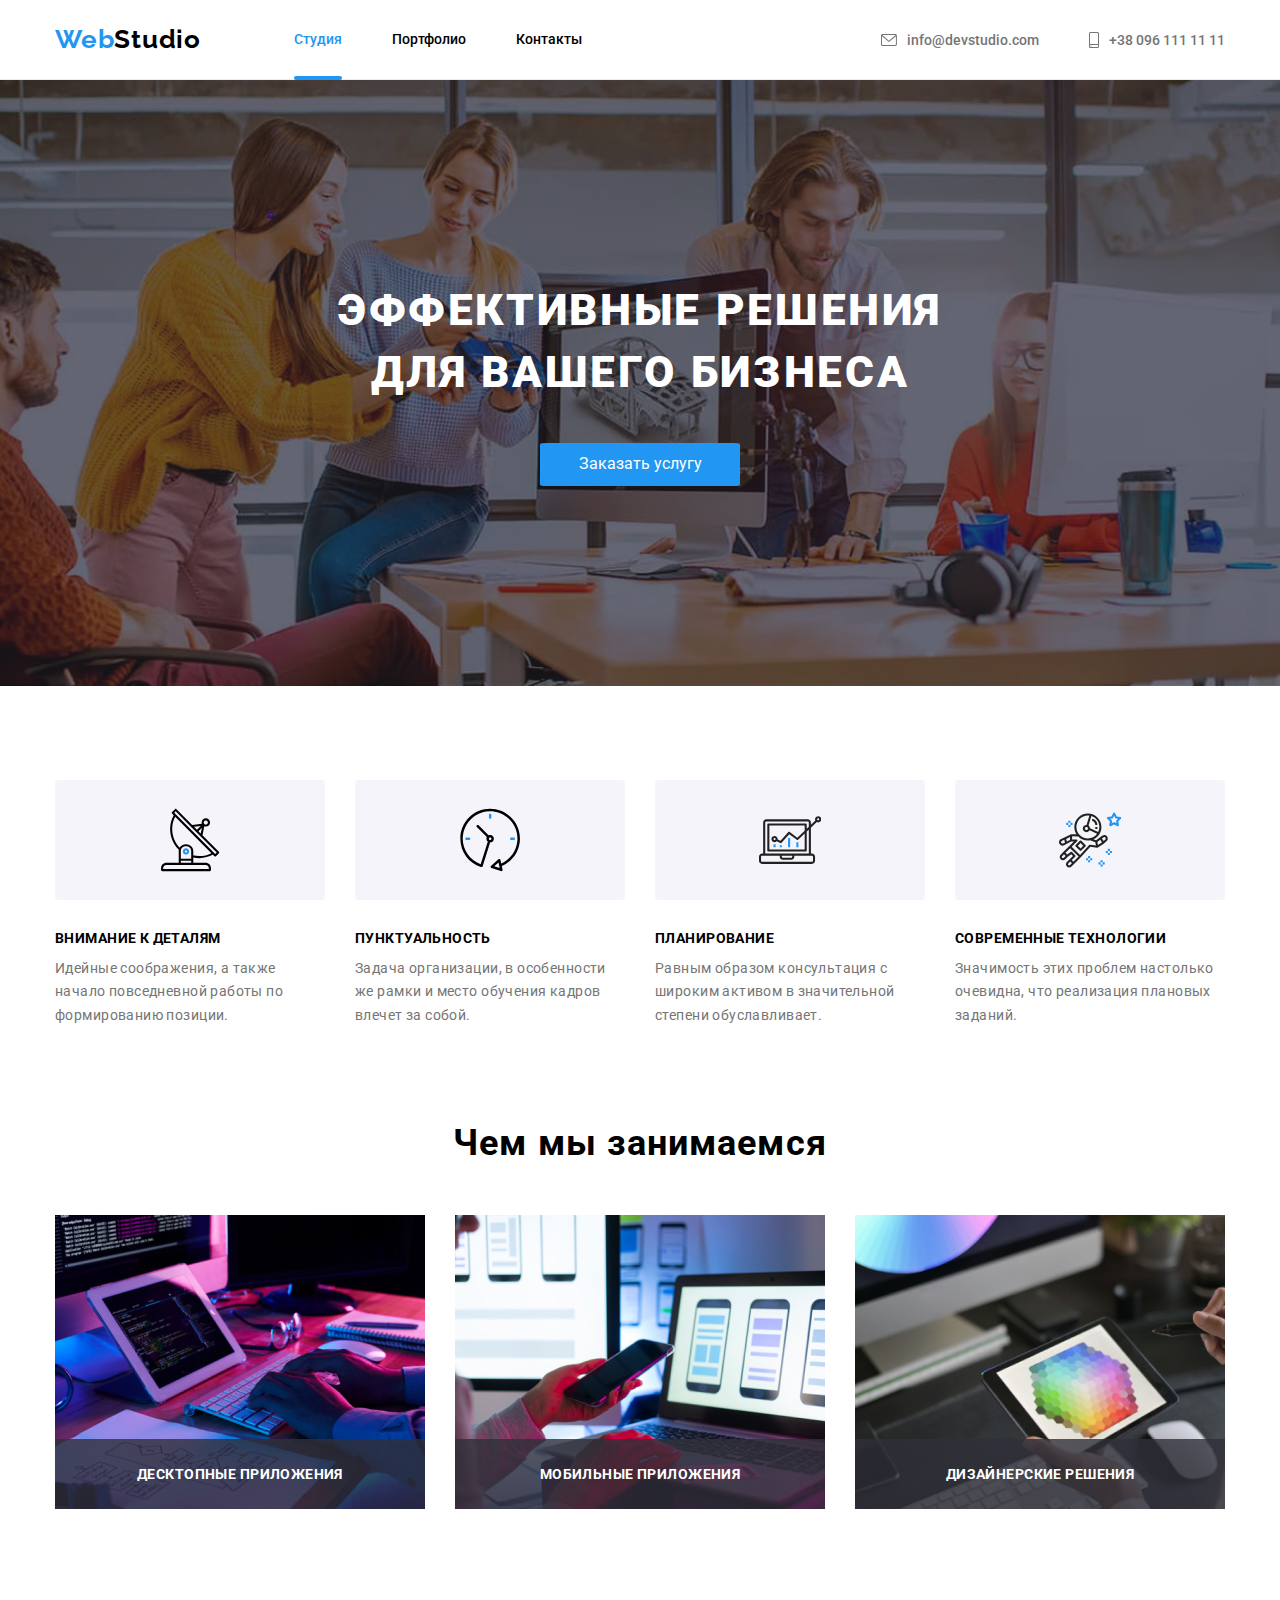
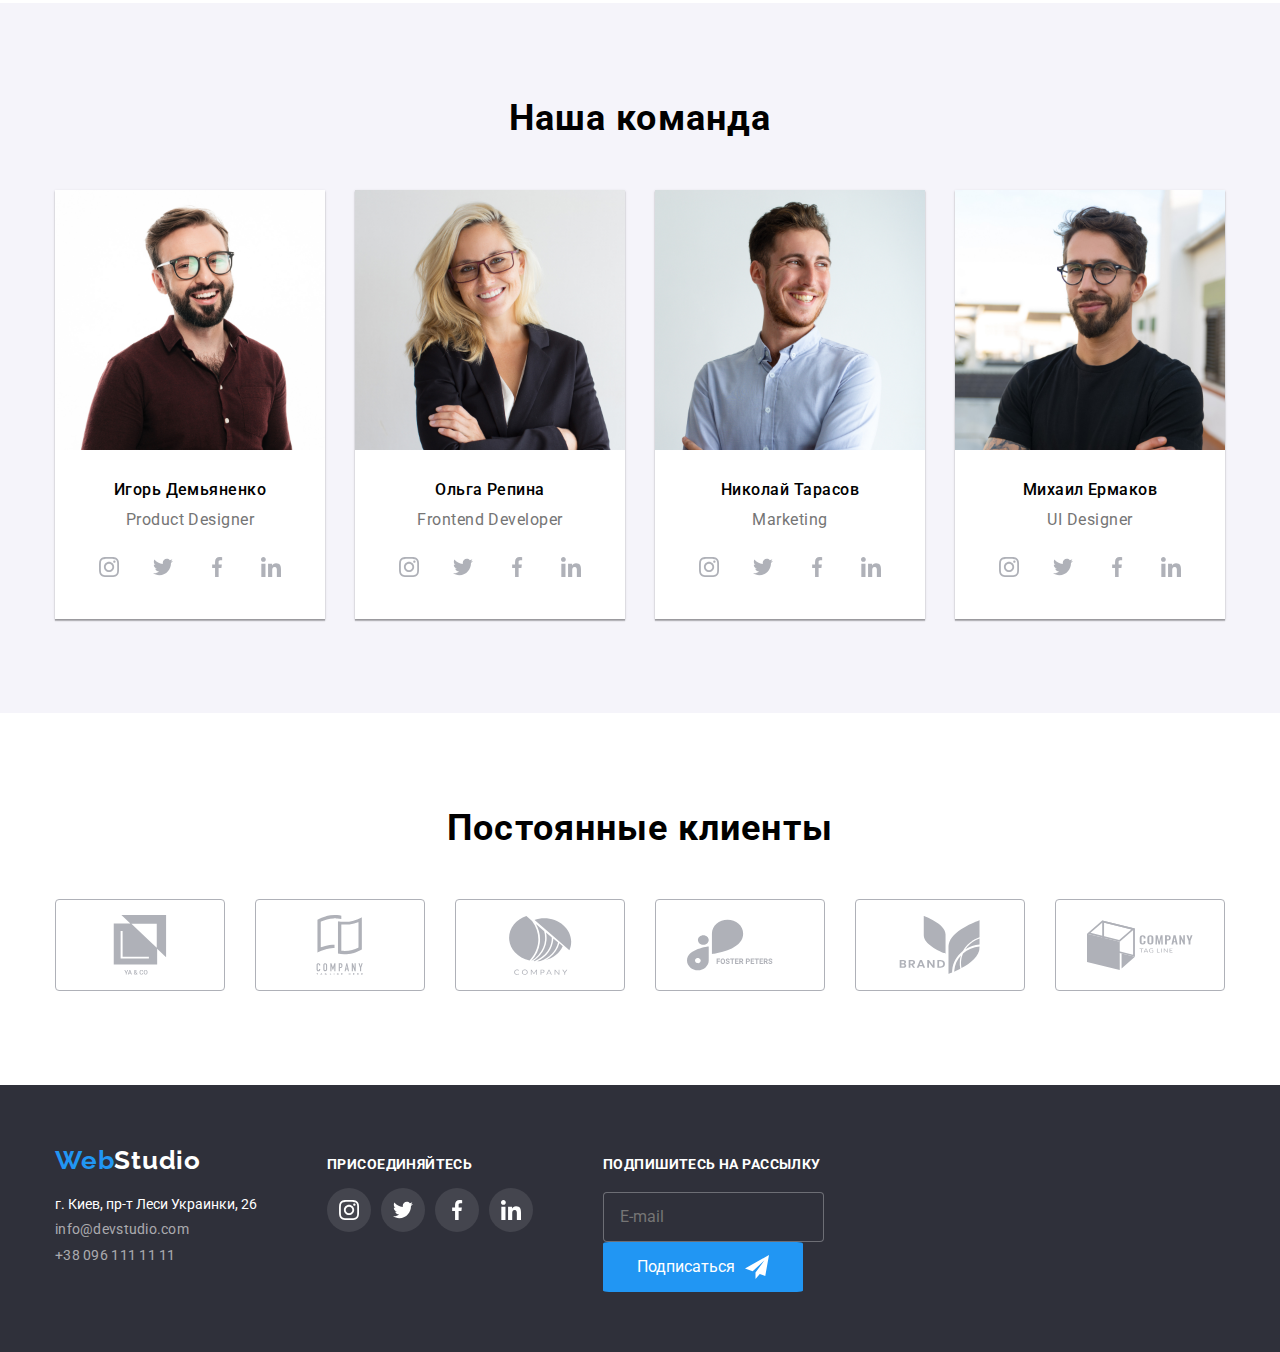
<file: index.html>
<!DOCTYPE html>
<html lang="ru">

<head>
  <meta charset="UTF-8" />
  <meta http-equiv="X-UA-Compatible" content="IE=edge" />
  <meta name="viewport" content="width=device-width, initial-scale=1.0" />
  <link rel="preconnect" href="https://fonts.gstatic.com" crossorigin />
  <link
    href="https://fonts.googleapis.com/css2?family=Inter:wght@400;500&family=Raleway:wght@700&family=Roboto:wght@400;500;700;900&display=swap"
    rel="stylesheet" />
  <link rel="stylesheet"
    href="https://cdnjs.cloudflare.com/ajax/libs/modern-normalize/1.1.0/modern-normalize.min.css" />
  <link rel="stylesheet" href="css/common.css" />
  <link rel="stylesheet" href="css/main.css" />
  <link rel="preconnect" href="https://fonts.googleapis.com" />
  <title>WebStudio</title>
</head>

<body>
  <header class="header">
    <div class="container">
      <a href="#" class="logo"><span>Web</span>Studio</a>

      <nav class="header_menu">
        <ul class="header_menu_list list">
          <li>
            <a href="./index.html" class="header_menu_item menu current">
              Студия</a>
          </li>
          <li>
            <a href="./portfolio.html" class="header_menu_item menu">Портфолио</a>
          </li>
          <li><a href="#" class="header_menu_item menu"> Контакты</a></li>
        </ul>
      </nav>

      <ul class="header_info_list list">
        <li class="header_info_item">
          <a href="mailto:info@devstudio.com" class="info_item text">
            <svg width="16" height="12" class="info_item_icon">
              <use href="./img/icons/icons.svg#icon-envelope"></use>
            </svg>
            info@devstudio.com</a>
        </li>
        <li class="header_info_item">
          <a href="tel:+380961111111" class="info_item text">
            <svg width="10" height="16" class="info_item_icon">
              <use href="./img/icons/icons.svg#icon-smartphone"></use>
            </svg>
            +38 096 111 11 11</a>
        </li>
      </ul>
    </div>
  </header>
  <main>
    <section class="solutions">
      <div class="solutions_overlay">
        <h1 class="solutions_title">
          Эффективные решения<br />для вашего бизнеса
        </h1>
        <button class="solutions_btn btn" data-modal-open>
          Заказать услугу
        </button>
      </div>
    </section>
    <section class="peculiarities">
      <div class="container">
        <ul class="peculiarities_wrapper list">
          <li class="peculiarities_item">
            <div class="peculiarities_item_icon">
              <svg width="62.32" height="70" class="peculiarities_icon">
                <use href="./img/icons/icons.svg#icon-antenna"></use>
              </svg>
            </div>
            <h3 class="peculiarities_item_title">ВНИМАНИЕ К ДЕТАЛЯМ</h3>
            <p class="peculiarities_item_text text">
              Идейные соображения, а также начало повседневной работы по
              формированию позиции.
            </p>
          </li>
          <li class="peculiarities_item">
            <div class="peculiarities_item_icon">
              <svg width="62.32" height="70" class="peculiarities_icon">
                <use href="./img/icons/icons.svg#icon-clock"></use>
              </svg>
            </div>
            <h3 class="peculiarities_item_title">ПУНКТУАЛЬНОСТЬ</h3>
            <p class="peculiarities_item_text text">
              Задача организации, в особенности же рамки и место обучения
              кадров влечет за собой.
            </p>
          </li>
          <li class="peculiarities_item">
            <div class="peculiarities_item_icon">
              <svg width="62.32" height="70" class="peculiarities_icon">
                <use href="./img/icons/icons.svg#icon-diagram"></use>
              </svg>
            </div>
            <h3 class="peculiarities_item_title">ПЛАНИРОВАНИЕ</h3>
            <p class="peculiarities_item_text text">
              Равным образом консультация с широким активом в значительной
              степени обуславливает.
            </p>
          </li>
          <li class="peculiarities_item">
            <div class="peculiarities_item_icon">
              <svg width="62.32" height="70" class="peculiarities_icon">
                <use href="./img/icons/icons.svg#icon-astronaut"></use>
              </svg>
            </div>
            <h3 class="peculiarities_item_title">СОВРЕМЕННЫЕ ТЕХНОЛОГИИ</h3>
            <p class="peculiarities_item_text text">
              Значимость этих проблем настолько очевидна, что реализация
              плановых заданий.
            </p>
          </li>
        </ul>
      </div>
    </section>
    <section class="work">
      <div class="container">
        <h2 class="work_title">Чем мы занимаемся</h2>
        <ul class="work_wrapper list">
          <li class="work_wrapper_item">
            <img src="img/work/box-1.jpg" alt="write on the keyboard" class="work_wrapper_img" width="370" />
            <h3 class="work_item_title">Десктопные приложения</h3>
          </li>
          <li class="work_wrapper_item">
            <img src="img/work/box-2.jpg" alt="phone in hand" class="work_wrapper_img" width="370" />
            <h3 class="work_item_title">Мобильные приложения</h3>
          </li>
          <li class="work_wrapper_item">
            <img src="img/work/box-3.jpg" alt="palette" class="work_wrapper_img" width="370" />
            <h3 class="work_item_title">Дизайнерские решения</h3>
          </li>
        </ul>
      </div>
    </section>
    <section class="team">
      <div class="container">
        <h2 class="team_title">Наша команда</h2>
        <ul class="team_wrapper list">
          <li class="team_item">
            <img src="img/team/product-designer.jpg" alt="Product Designer" width="270" class="team_item_img" />
            <div class="team_item_wrapper">
              <h3 class="team_item_title">Игорь Демьяненко</h3>
              <p class="team_item_text text">Product Designer</p>
              <ul class="social_wrapper list">
                <li class="social_links">
                  <a href="#" class="social_link"><svg width="20" height="20" class="social_link_icon">
                      <use href="./img/icons/icons.svg#icon-instagram"></use>
                    </svg>
                  </a>
                </li>
                <li class="social_links">
                  <a href="#" class="social_link"><svg width="20" height="20" class="social_link_icon">
                      <use href="./img/icons/icons.svg#icon-twitter"></use>
                    </svg>
                  </a>
                </li>
                <li class="social_links">
                  <a href="#" class="social_link"><svg width="20" height="20" class="social_link_icon">
                      <use href="./img/icons/icons.svg#icon-facebook"></use>
                    </svg></a>
                </li>
                <li class="social_links">
                  <a href="#" class="social_link"><svg width="20" height="20" class="social_link_icon">
                      <use href="./img/icons/icons.svg#icon-linkedin"></use>
                    </svg></a>
                </li>
              </ul>
            </div>
          </li>
          <li class="team_item">
            <img src="img/team/frontend-developer.jpg" alt="Frontend Developer" width="270" class="team_item_img" />
            <div class="team_item_wrapper">
              <h3 class="team_item_title">Ольга Репина</h3>
              <p class="team_item_text text">Frontend Developer</p>
              <ul class="social_wrapper list">
                <li class="social_links">
                  <a href="#" class="social_link"><svg width="20" height="20" class="social_link_icon">
                      <use href="./img/icons/icons.svg#icon-instagram"></use>
                    </svg></a>
                </li>
                <li class="social_links">
                  <a href="#" class="social_link"><svg width="20" height="20" class="social_link_icon">
                      <use href="./img/icons/icons.svg#icon-twitter"></use>
                    </svg></a>
                </li>
                <li class="social_links">
                  <a href="#" class="social_link"><svg width="20" height="20" class="social_link_icon">
                      <use href="./img/icons/icons.svg#icon-facebook"></use>
                    </svg></a>
                </li>
                <li class="social_links">
                  <a href="#" class="social_link"><svg width="20" height="20" class="social_link_icon">
                      <use href="./img/icons/icons.svg#icon-linkedin"></use>
                    </svg></a>
                </li>
              </ul>
            </div>
          </li>
          <li class="team_item">
            <img src="img/team/marketing.jpg" alt="Marketing" width="270" class="team_item_img" />
            <div class="team_item_wrapper">
              <h3 class="team_item_title">Николай Тарасов</h3>
              <p class="team_item_text text">Marketing</p>
              <ul class="social_wrapper list">
                <li class="social_links">
                  <a href="#" class="social_link"><svg width="20" height="20" class="social_link_icon">
                      <use href="./img/icons/icons.svg#icon-instagram"></use>
                    </svg></a>
                </li>
                <li class="social_links">
                  <a href="#" class="social_link"><svg width="20" height="20" class="social_link_icon">
                      <use href="./img/icons/icons.svg#icon-twitter"></use>
                    </svg></a>
                </li>
                <li class="social_links">
                  <a href="#" class="social_link"><svg width="20" height="20" class="social_link_icon">
                      <use href="./img/icons/icons.svg#icon-facebook"></use>
                    </svg></a>
                </li>
                <li class="social_links">
                  <a href="#" class="social_link"><svg width="20" height="20" class="social_link_icon">
                      <use href="./img/icons/icons.svg#icon-linkedin"></use>
                    </svg></a>
                </li>
              </ul>
            </div>
          </li>
          <li class="team_item">
            <img src="img/team/ui-designer.jpg" alt="UI Designer" width="270" class="team_item_img" />
            <div class="team_item_wrapper">
              <h3 class="team_item_title">Михаил Ермаков</h3>
              <p class="team_item_text text">UI Designer</p>
              <ul class="social_wrapper list">
                <li class="social_links">
                  <a href="#" class="social_link"><svg width="20" height="20" class="social_link_icon">
                      <use href="./img/icons/icons.svg#icon-instagram"></use>
                    </svg></a>
                </li>
                <li class="social_links">
                  <a href="#" class="social_link"><svg width="20" height="20" class="social_link_icon">
                      <use href="./img/icons/icons.svg#icon-twitter"></use>
                    </svg></a>
                </li>
                <li class="social_links">
                  <a href="#" class="social_link"><svg width="20" height="20" class="social_link_icon">
                      <use href="./img/icons/icons.svg#icon-facebook"></use>
                    </svg></a>
                </li>
                <li class="social_links">
                  <a href="#" class="social_link"><svg width="20" height="20" class="social_link_icon">
                      <use href="./img/icons/icons.svg#icon-linkedin"></use>
                    </svg></a>
                </li>
              </ul>
            </div>
          </li>
        </ul>
      </div>
    </section>
    <section class="clients">
      <div class="container">
        <h2 class="clients_title">Постоянные клиенты</h2>

        <ul class="clients_wrapper list">
          <li class="clients_item">
            <a href="#"><svg width="106" height="60" class="clients_icon">
                <use href="./img/icons/icons.svg#icon-Union"></use>
              </svg></a>
          </li>
          <li class="clients_item">
            <a href="#" class="clients_item_icon"><svg width="106" height="60" class="clients_icon">
                <use href="./img/icons/icons.svg#icon-tagline"></use>
              </svg></a>
          </li>
          <li class="clients_item">
            <a href="#" class="clients_item_icon"><svg width="106" height="60" class="clients_icon">
                <use href="./img/icons/icons.svg#icon-company"></use>
              </svg></a>
          </li>
          <li class="clients_item">
            <a href="#" class="clients_item_icon"><svg width="106" height="60" class="clients_icon">
                <use href="./img/icons/icons.svg#icon-foster"></use>
              </svg></a>
          </li>
          <li class="clients_item">
            <a href="#" class="clients_item_icon"><svg width="106" height="60" class="clients_icon">
                <use href="./img/icons/icons.svg#icon-barnd"></use>
              </svg></a>
          </li>
          <li class="clients_item">
            <a href="#" class="clients_item_icon"><svg width="106" height="60" class="clients_icon">
                <use href="./img/icons/icons.svg#icon-tagline-2"></use>
              </svg></a>
          </li>
        </ul>
      </div>
    </section>
  </main>
  <footer>
    <div class="container footer_wrapper">
      <div class="footer_item">
        <a href="#" class="footer_logo"><span>Web</span>Studio</a>

        <address>
          <a class="address_item"
            href="https://www.google.com/maps/place/%D0%B1%D1%83%D0%BB.+%D0%9B%D0%B5%D1%81%D0%B8+%D0%A3%D0%BA%D1%80%D0%B0%D0%B8%D0%BD%D0%BA%D0%B8,+26,+%D0%9A%D0%B8%D0%B5%D0%B2,+%D0%A3%D0%BA%D1%80%D0%B0%D0%B8%D0%BD%D0%B0,+02000/@50.4247595,30.5362294,15.82z/data=!4m13!1m7!3m6!1s0x40d4cf0e033ecbe9:0x57a4dffefec77da0!2z0LHRg9C7LiDQm9C10YHQuCDQo9C60YDQsNC40L3QutC4LCAyNiwg0JrQuNC10LIsINCj0LrRgNCw0LjQvdCwLCAwMjAwMA!3b1!8m2!3d50.4265807!4d30.5383858!3m4!1s0x40d4cf0e033ecbe9:0x57a4dffefec77da0!8m2!3d50.4265807!4d30.5383858"
            target="_blank" rel="noopener noreferrer">г. Киев, пр-т Леси Украинки, 26
          </a>

          <a href="mailto:info@devstudio.com" class="info_item text">info@devstudio.com</a>

          <a href="tel:+380961111111" class="info_item text">+38 096 111 11 11</a>
        </address>
      </div>
      <div class="footer_item">
        <p class="footer_text">присоединяйтесь</p>
        <ul class="social_wrapper list">
          <li class="social_links link">
            <a href="#" class="social_link"><svg width="20" height="20" class="social_link_icon">
                <use href="./img/icons/icons.svg#icon-instagram"></use>
              </svg></a>
          </li>
          <li class="social_links">
            <a href="#" class="social_link"><svg width="20" height="20" class="social_link_icon">
                <use href="./img/icons/icons.svg#icon-twitter"></use>
              </svg></a>
          </li>
          <li class="social_links">
            <a href="#" class="social_link"><svg width="20" height="20" class="social_link_icon">
                <use href="./img/icons/icons.svg#icon-facebook"></use>
              </svg></a>
          </li>
          <li class="social_links">
            <a href="#" class="social_link"><svg width="20" height="20" class="social_link_icon">
                <use href="./img/icons/icons.svg#icon-linkedin"></use>
              </svg></a>
          </li>
        </ul>
      </div>
      <div class="footer_item">
        <p class="footer_text footer-label-title">Подпишитесь на рассылку</p>
        <form class="footer-form" autocomplete="off">
          <input type="email" name="name" placeholder="E-mail" class="footer-input">
          <button type="submit" class="footer-btn">Подписаться<svg class="footer-svg" width="24" height="24">
              <use href="./img/icons/icons.svg#icon-icon-send"></use>
            </svg></button>
        </form>
      </div>
    </div>
  </footer>
  <div class="backdrop is-hidden" data-modal>
    <div class="modal">
      <button type="button" class="modal-close-btn" data-modal-close>
        <svg>
          <use href="./img/icons/icons.svg#icon-close-black-18dp-2-1"></use>
        </svg>
      </button>
      <p class="modal-title">Оставьте свои данные, мы вам перезвоним</p>
      <form class="modal-form" autocomplete="off">
        <label class="modal-label">
          <span class="modal-label-text">Имя</span>
          <span class="modal-wrapper">
            <input type="text" name="name" class="modal-input" />
            <svg class="modal-input-icon" width="18" height="18">
              <use href="./img/icons/icons.svg#icon-modal-person"></use>
            </svg>
          </span>
        </label>
        <label class="modal-label">
          <span class="modal-label-text">Телефон</span>
          <span class="modal-wrapper">
            <input type="tel" name="user-tel" class="modal-input" />
            <svg class="modal-input-icon" width="18" height="18">
              <use href="./img/icons/icons.svg#icon-modal-phone"></use>
            </svg>
          </span>
        </label>
        <label class="modal-label">
          <span class="modal-label-text">Почта</span>
          <span class="modal-wrapper">
            <input type="email" name="user-email" class="modal-input" />
            <svg class="modal-input-icon" width="18" height="18">
              <use href="./img/icons/icons.svg#icon-modal-mail"></use>
            </svg>
          </span>
        </label>
        <label class="modal-label">
          <span class="modal-label-text">Комментарий</span>
          <textarea name="user-text" placeholder="Введите текст" class="modal-textarea"></textarea>
        </label>
        <div class="modal-policy">
          <label class="modal-policy-label">
            <input type="checkbox" name="policy" class="modal-check visually-hidden" />
            <span class="modal-custom-check">
              <svg class="modal-icon-check" width="11" height="8">
                <use href="./img/icons/icons.svg#icon-modal-check"></use>
              </svg>
            </span>
            <span class="modal-policy-text">Соглашаюсь с рассылкой и принимаю
              <a href="#" class="modal-policy-link link">Условия договора</a></span>
          </label>

        </div>
        <button type="submit" class="btn modal-btn">Отправить</button>
      </form>
      <script src="./js/modal.js"></script>
    </div>
  </div>
</body>

</html>
</file>
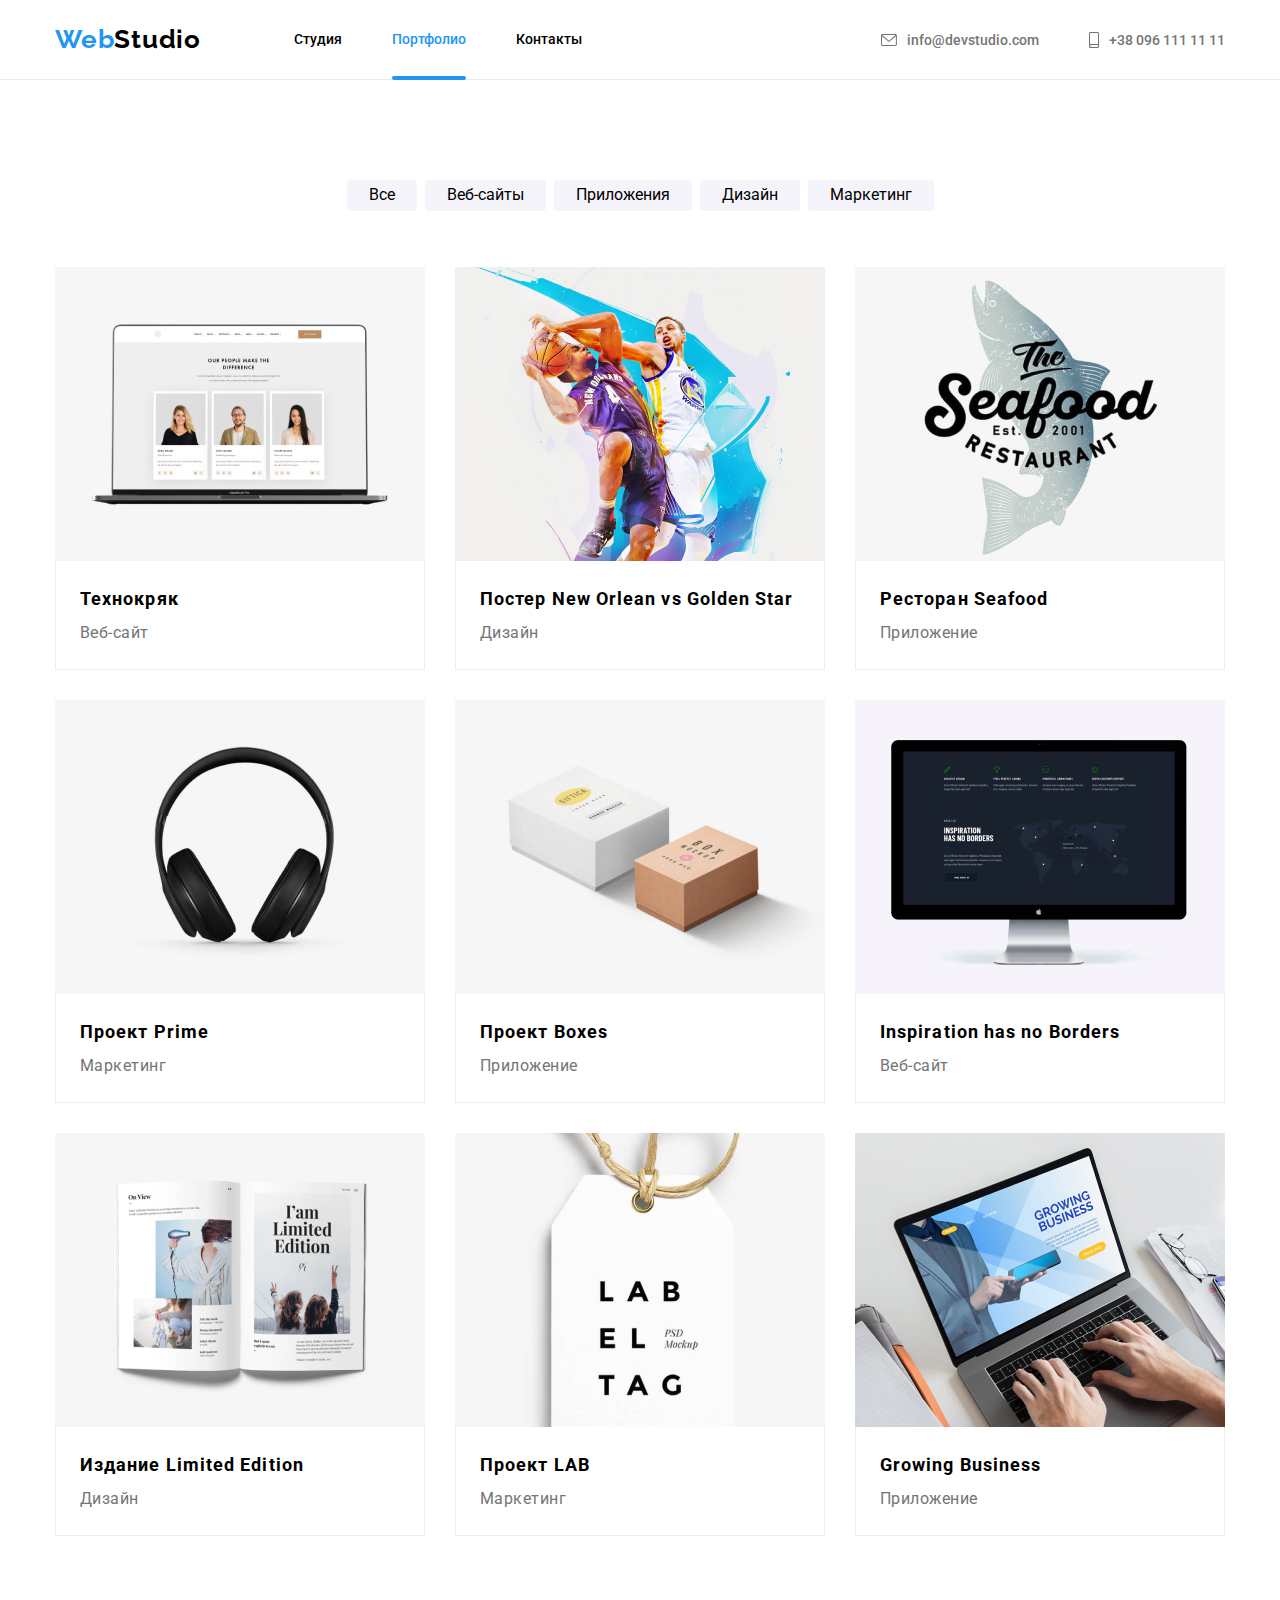
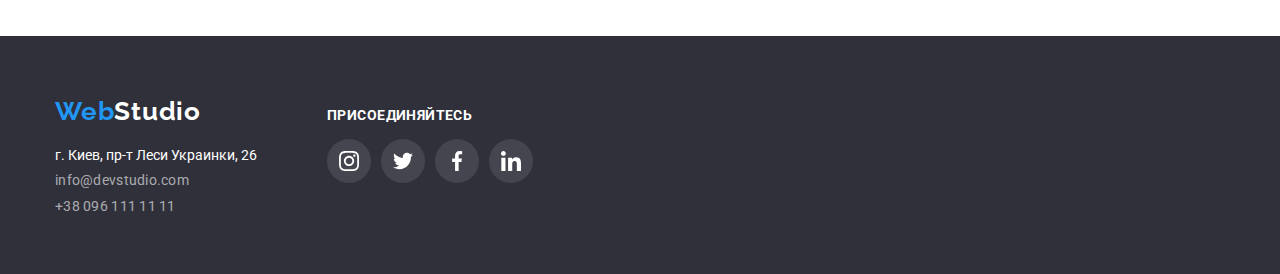
<file: portfolio.html>
<!DOCTYPE html>
<html lang="ru">
  <head>
    <meta charset="UTF-8" />
    <meta http-equiv="X-UA-Compatible" content="IE=edge" />
    <meta name="viewport" content="width=device-width, initial-scale=1.0" />

    <link rel="preconnect" href="https://fonts.gstatic.com" crossorigin />
    <link
      href="https://fonts.googleapis.com/css2?family=Inter:wght@400;500&family=Raleway:wght@700&family=Roboto:wght@400;500;700;900&display=swap"
      rel="stylesheet"
    />
    <link
      rel="stylesheet"
      href="https://cdnjs.cloudflare.com/ajax/libs/modern-normalize/1.1.0/modern-normalize.min.css"
    />
    <link rel="stylesheet" href="css/common.css" />
    <link rel="stylesheet" href="css/portfolio.css" />
    <link rel="preconnect" href="https://fonts.googleapis.com" />
    <title>Portfolio</title>
  </head>
  <body>
    <header class="header">
      <div class="container">
        <a href="#" class="logo"><span>Web</span>Studio</a>

        <nav class="header_menu">
          <ul class="header_menu_list list">
            <li>
              <a href="./index.html" class="header_menu_item menu"> Студия</a>
            </li>
            <li>
              <a href="./portfolio.html" class="header_menu_item menu current"
                >Портфолио</a
              >
            </li>
            <li><a href="#" class="header_menu_item menu"> Контакты</a></li>
          </ul>
        </nav>

        <ul class="header_info_list list">
          <li class="header_info_item">
            <a href="mailto:info@devstudio.com" class="info_item text">
              <svg width="16" height="12" class="info_item_icon">
                <use href="./img/icons/icons.svg#icon-envelope"></use>
              </svg>
              info@devstudio.com</a
            >
          </li>
          <li class="header_info_item">
            <a href="tel:+380961111111" class="info_item text">
              <svg width="10" height="16" class="info_item_icon">
                <use href="./img/icons/icons.svg#icon-smartphone"></use>
              </svg>
              +38 096 111 11 11</a
            >
          </li>
        </ul>
      </div>
    </header>
    <main>
      <section class="main-bg">
        <div class="container">
          <ul class="main-bg-buttons list">
            <li>
              <button type="button" class="main-bg-btn">Все</button>
            </li>
            <li>
              <button type="button" class="main-bg-btn">Веб-сайты</button>
            </li>
            <li>
              <button type="button" class="main-bg-btn">Приложения</button>
            </li>
            <li>
              <button type="button" class="main-bg-btn">Дизайн</button>
            </li>
            <li>
              <button type="button" class="main-bg-btn">Маркетинг</button>
            </li>
          </ul>

          <ul class="mainbg-wrapper list">
            <li class="mainbg-item">
              <a href="#" class="link">
                <div class="mainbg-img-wrapper">
                <img
                  src="img/portfolio/main-bg/website.jpg"
                  alt="laptop"
                  class="mainbg-item-img"
                  width="370"
                />
                <p class="mainbg-img-text">Ресурс предлагает комплексные предложения с разным уровнем функционала и сервисов. Все это позволит посетителю получить исчерпывающие сведения о компании или частном лице.</p>
              </div>
                <div class="main-item-desribe">
                  <h3 class="mainbg-item-title">Технокряк</h3>
                  <p class="mainbg-item-text text text">Веб-сайт</p>
                </div>
              </a>
            </li>
            <li class="mainbg-item">
              <a href="#" class="link">
                <div class="mainbg-img-wrapper">
                <img
                  src="img/portfolio/main-bg/players.jpg"
                  alt="basketball"
                  class="mainbg-item-img"
                  width="370"
                /> 
                <p class="mainbg-img-text">Ресурс предлагает комплексные предложения с разным уровнем функционала и сервисов. Все это позволит посетителю получить исчерпывающие сведения о компании или частном лице.</p>
                </div>
                <div class="main-item-desribe">
                  <h3 class="mainbg-item-title">
                    Постер New Orlean vs Golden Star
                  </h3>
                  <p class="mainbg-item-text text">Дизайн</p>
                </div>
              </a>
            </li>
            <li class="mainbg-item">
              <a href="#" class="link">
                <div class="mainbg-img-wrapper">
                <img
                  src="img/portfolio/main-bg/fish.jpg"
                  alt="fish"
                  class="mainbg-item-img"
                  width="370"
                />
                <p class="mainbg-img-text">Ресурс предлагает комплексные предложения с разным уровнем функционала и сервисов. Все это позволит посетителю получить исчерпывающие сведения о компании или частном лице.</p> 
              </div>
                <div class="main-item-desribe">
                  <h3 class="mainbg-item-title">Ресторан Seafood</h3>
                  <p class="mainbg-item-text text">Приложение</p>
                </div>
              </a>
            </li>
            <li class="mainbg-item">
              <a href="#" class="link">
                <div class="mainbg-img-wrapper">
                <img
                  src="img/portfolio/main-bg/headphones.jpg"
                  alt="headphones"
                  class="mainbg-item-img"
                  width="370"
                /> 
                <p class="mainbg-img-text">Ресурс предлагает комплексные предложения с разным уровнем функционала и сервисов. Все это позволит посетителю получить исчерпывающие сведения о компании или частном лице.</p> 
              </div>
                <div class="main-item-desribe">
                  <h3 class="mainbg-item-title">Проект Prime</h3>
                  <p class="mainbg-item-text text">Маркетинг</p>
                </div>
              </a>
            </li>
            <li class="mainbg-item">
              <a href="#" class="link">
                <div class="mainbg-img-wrapper">
                <img
                  src="img/portfolio/main-bg/boxes.jpg"
                  alt="boxes"
                  class="mainbg-item-img"
                  width="370"
                /> <p class="mainbg-img-text">Ресурс предлагает комплексные предложения с разным уровнем функционала и сервисов. Все это позволит посетителю получить исчерпывающие сведения о компании или частном лице.</p> 
              </div>
                <div class="main-item-desribe">
                  <h3 class="mainbg-item-title">Проект Boxes</h3>
                  <p class="mainbg-item-text text">Приложение</p>
                </div>
              </a>
            </li>
            <li class="mainbg-item">
              <a href="#" class="link">
                <div class="mainbg-img-wrapper">
                <img
                  src="img/portfolio/main-bg/pc-screen.jpg"
                  alt="computer"
                  class="mainbg-item-img"
                  width="370"
                /><p class="mainbg-img-text">Ресурс предлагает комплексные предложения с разным уровнем функционала и сервисов. Все это позволит посетителю получить исчерпывающие сведения о компании или частном лице.</p> 
              </div>
                <div class="main-item-desribe">
                  <h3 class="mainbg-item-title">Inspiration has no Borders</h3>
                  <p class="mainbg-item-text text">Веб-сайт</p>
                </div>
              </a>
            </li>
            <li class="mainbg-item">
              <a href="#" class="link">
                <div class="mainbg-img-wrapper">
                <img
                  src="img/portfolio/main-bg/book.jpg"
                  alt="book"
                  class="mainbg-item-img"
                  width="370"
                /> <p class="mainbg-img-text">Ресурс предлагает комплексные предложения с разным уровнем функционала и сервисов. Все это позволит посетителю получить исчерпывающие сведения о компании или частном лице.</p> 
              </div>
                <div class="main-item-desribe">
                  <h3 class="mainbg-item-title">Издание Limited Edition</h3>
                  <p class="mainbg-item-text text">Дизайн</p>
                </div>
              </a>
            </li>
            <li class="mainbg-item">
              <a href="#" class="link">
                <div class="mainbg-img-wrapper">
                <img
                  src="img/portfolio/main-bg/marketing.jpg"
                  alt="marketing"
                  class="mainbg-item-img"
                  width="370"
                /> <p class="mainbg-img-text">Ресурс предлагает комплексные предложения с разным уровнем функционала и сервисов. Все это позволит посетителю получить исчерпывающие сведения о компании или частном лице.</p>
              </div> 
                <div class="main-item-desribe">
                  <h3 class="mainbg-item-title">Проект LAB</h3>
                  <p class="mainbg-item-text text">Маркетинг</p>
                </div>
              </a>
            </li>
            <li class="mainbg-item">
              <a href="#" class="link">
                <div class="mainbg-img-wrapper">
                <img
                  src="img/portfolio/main-bg/laptop-screen.jpg"
                  alt="laptop"
                  class="mainbg-item-img"
                  width="370"
                /> <p class="mainbg-img-text">Ресурс предлагает комплексные предложения с разным уровнем функционала и сервисов. Все это позволит посетителю получить исчерпывающие сведения о компании или частном лице.</p>
              </div> 
                <div class="main-item-desribe">
                  <h3 class="mainbg-item-title">Growing Business</h3>
                  <p class="mainbg-item-text text">Приложение</p>
                </div>
              </a>
            </li>
          </ul>
        </div>
      </section>
    </main>
    <footer>
      <div class="container footer_wrapper">
          <div class="footer_item">
            <a href="#" class="footer_logo"><span>Web</span>Studio</a>

            <address>
              <a
                class="address_item"
                href="https://www.google.com/maps/place/%D0%B1%D1%83%D0%BB.+%D0%9B%D0%B5%D1%81%D0%B8+%D0%A3%D0%BA%D1%80%D0%B0%D0%B8%D0%BD%D0%BA%D0%B8,+26,+%D0%9A%D0%B8%D0%B5%D0%B2,+%D0%A3%D0%BA%D1%80%D0%B0%D0%B8%D0%BD%D0%B0,+02000/@50.4247595,30.5362294,15.82z/data=!4m13!1m7!3m6!1s0x40d4cf0e033ecbe9:0x57a4dffefec77da0!2z0LHRg9C7LiDQm9C10YHQuCDQo9C60YDQsNC40L3QutC4LCAyNiwg0JrQuNC10LIsINCj0LrRgNCw0LjQvdCwLCAwMjAwMA!3b1!8m2!3d50.4265807!4d30.5383858!3m4!1s0x40d4cf0e033ecbe9:0x57a4dffefec77da0!8m2!3d50.4265807!4d30.5383858"
                target="_blank"
                rel="noopener noreferrer"
                >г. Киев, пр-т Леси Украинки, 26
              </a>

              <a href="mailto:info@devstudio.com" class="info_item text"
                >info@devstudio.com</a
              >

              <a href="tel:+380961111111" class="info_item text"
                >+38 096 111 11 11</a
              >
            </address>
          </div>
          <div class="footer_item">
            <p class="footer_text">присоединяйтесь</p>
            <ul class="social_wrapper list">
              <li class="social_links link"><a href="#" class="social_link"><svg width="20"  height="20" class="social_link_icon"><use href="./img/icons/icons.svg#icon-instagram"></use></svg></a></li>
              <li class="social_links"><a href="#" class="social_link"><svg width="20" height="20" class="social_link_icon"><use href="./img/icons/icons.svg#icon-twitter"></use></svg></a></li>
              <li class="social_links"><a href="#" class="social_link"><svg width="20" height="20"  class="social_link_icon"><use href="./img/icons/icons.svg#icon-facebook"></use></svg></a></li>
              <li class="social_links"><a href="#" class="social_link"><svg width="20" height="20" class="social_link_icon"><use href="./img/icons/icons.svg#icon-linkedin"></use></svg></a></li>
            </ul>
          </div>
       </div>
      </div>
    </footer>
    <script src="./js/modal.js"></script>
  </body>
</html>
</file>
<file: css/common.css>
:root {
  --title-color: #000;
  --text-color: #757575;
  --primary-bg-color: #fff;
  --background-team-color: #f5f4fa;
  --accent-color: #2196f3;
  --transition: 250ms cubic-bezier(0.4, 0, 0.2, 1);
}

.transition {
  transition-property: color;
  transition-duration: 250ms;
  transition-timing-function: cubic-bezier(0.4, 0, 0.2, 1);
}

.visually-hidden {
  position: absolute;
  width: 1px;
  height: 1px;
  margin: -1px;
  border: 0;
  padding: 0;
  white-space: nowrap;
  clip-path: inset(100%);
  clip: rect(0 0 0 0);
  overflow: hidden;
}

h1,
h2,
h3,
p {
  margin: 0;
}

body {
  margin: 0;
  font-family: "Roboto";
}

.container {
  width: 1200px;
  margin: 0 auto;
  padding: 0 15px;
}

img {
  display: block;
}

.title {
  color: var(--title-color);
}

.text {
  color: var(--text-color);
  text-decoration: none;
}

.list {
  list-style: none;
  text-decoration: none;
  margin: 0;
  padding: 0;
}

.logo,
.link,
.menu {
  text-decoration: none;
  cursor: pointer;
}

.btn {
  background-color: var(--accent-color);
  color: var(--primary-bg-color);
  border-color: transparent;
  padding: 10px 0;
  min-width: 200px;
  border-radius: 3%;
  display: block;
  margin: 0 auto;
  cursor: pointer;
  transition: var(--transition);
  transition-property: background-color;
}

.btn:hover,
.btn:focus {
  background-color: #188ce8;
  color: var(--primary-bg-color);
}

.header_menu_item:hover,
.header_menu_item:focus,
.info_item:hover,
.info_item:focus,
.info_item_icon:hover {
  color: var(--accent-color);
}

header {
  border-bottom: 1px solid #ececec;
}

.header_menu .current {
  color: var(--accent-color);
}

.logo {
  font-family: "raleway";
  color: var(--title-color);
  font-size: 26px;
  font-weight: 700;
  line-height: 1.2;
  letter-spacing: 0.03em;
  margin-right: 93px;
  padding: 24px 0;
}

.logo span {
  color: var(--accent-color);
}

header .container {
  display: flex;
  align-items: center;
}

.header_menu_list {
  display: flex;
  gap: 50px;
}

.header_menu_item {
  font-size: 14px;
  font-weight: 500;
  color: var(--title-color);
  position: relative;
  transition: var(--transition);
  transition-property: color;
}

.current::after {
  content: "";
  position: absolute;
  bottom: -1px;
  width: 100%;
  height: 4px;
  background-color: var(--accent-color);
  border-radius: 2px;
  left: 0;
}

.header_info_list {
  display: flex;
  gap: 50px;
  margin-left: auto;
  align-items: center;
}

.header_info_item {
  display: flex;
  align-items: center;
  gap: 10px;
}

.header_menu_item {
  padding: 32px 0;
}

.info_item {
  font-size: 14px;
  font-weight: 500;
  display: flex;
  align-items: center;
  gap: 10px;
  transition: var(--transition);
  transition-property: color;
}

.info_item_icon {
  fill: currentColor;
}

.social_wrapper {
  display: flex;
  gap: 10px;
  margin-top: 16px;
  justify-content: center;
}

.social_links {
  width: 44px;
  height: 44px;
}

.social_links a {
  border-radius: 50%;
}

.social_link {
  display: flex;
  justify-content: center;
  align-items: center;
  width: 100%;
  height: 100%;
  fill: #afb1b8;
  transition: var(--transition);
  transition-property: background-color, fill;
}

.social_link:focus,
.social_link:hover {
  background-color: var(--accent-color);
  border-radius: 50%;
  fill: #fff;
}

footer {
  padding: 60px 0;
  background-color: #2f303a;
  display: block;
}

.footer_logo {
  color: var(--primary-bg-color);
  font-family: "raleway";
  text-decoration: none;
  font-size: 26px;
  font-weight: 700;
  line-height: 1.2;
  letter-spacing: 0.03em;
  display: block;
}
.footer_logo span {
  color: var(--accent-color);
}

address {
  font-style: normal;
  font-size: 14px;
  margin-top: 20px;
}

.address_item {
  text-decoration: none;
  color: var(--primary-bg-color);
  display: block;
}

footer .info_item {
  color: rgba(255, 255, 255, 0.6);
  line-height: 1.2;
  letter-spacing: 0.02em;
  font-weight: 400;
  display: block;
  margin-top: 9px;
}

.footer_wrapper {
  display: flex;
  align-items: baseline;
}

.footer_item {
  margin-right: 70px;
}

.footer_item:last-child {
  margin: 0;
}

footer .footer_text {
  font-weight: 700;
  font-size: 14px;
  line-height: 16px;
  letter-spacing: 0.03em;
  text-transform: uppercase;
  color: var(--primary-bg-color);
}

footer .social_link {
  background-color: rgba(255, 255, 255, 0.1);
  border-radius: 50%;
}

footer .social_link_icon use {
  fill: #fff;
}

.footer_item_mail {
  width: 558px;
}

.footer_form {
  width: 100%;
}

.footer-mail-wrapper {
  display: flex;
}

.footer-span-btn {
  margin-left: 12px;
}

.footer-label-title {
  text-align: left;
  margin-bottom: 20px;
}

.footer_form {
  display: flex;
  width: 358px;
}

.footer-input {
  border: 1px solid rgba(255, 255, 255, 0.3);
  border-radius: 4px;
  padding: 15px 0 15px 16px;
  background-color: #2f303a;
  width: 100%;
}

.footer-btn {
  display: flex;
  align-items: center;
  justify-content: center;
  background-color: var(--accent-color);
  color: var(--primary-bg-color);
  border-color: transparent;
  min-width: 200px;
  min-height: 50px;
  border-radius: 3%;
  cursor: pointer;
  transition: var(--transition);
  transition-property: background-color;
}

.footer-svg {
  fill: #fff;
  margin-left: 10px;
}

.footer-label-icon {
  fill: #fff;
}
</file>
<file: css/main.css>
.solutions {
  background-color: #2f303a;
  max-width: 1600px;
  margin: 0 auto;
}

.solutions_overlay {
  background-image: linear-gradient(
      to right,
      rgba(47, 48, 58, 0.4),
      rgba(47, 48, 58, 0.4)
    ),
    url("../img/solutions/img.jpg");
  background-size: cover;
  background-position: center;
  padding: 200px 0;
  max-width: 1600px;
  margin-left: auto;
  margin-right: auto;
}
.solutions_title {
  font-size: 44px;
  font-weight: 900;
  text-align: center;
  color: var(--primary-bg-color);
  text-align: center;
  line-height: 1.4;
  letter-spacing: 0.06em;
  text-transform: uppercase;
  margin-bottom: 40px;
}

.peculiarities {
  padding: 94px 0;
}

.peculiarities_wrapper {
  display: flex;
  gap: 30px;
}

.peculiarities_item {
  width: 270px;
}

.peculiarities_item_icon {
  display: flex;
  height: 120px;
  width: 270px;
  background-color: var(--background-team-color);
  border-radius: 4px;
  margin-bottom: 30px;
  justify-content: center;
  align-items: center;
}

.peculiarities_item_title {
  font-size: 14px;
  font-weight: 700;
  line-height: 1.2;
  letter-spacing: 0.03em;
  margin-bottom: 10px;
}

.peculiarities_item_text {
  font-size: 14px;
  font-weight: 400;
  line-height: 1.7;
  letter-spacing: 0.03em;
}

.work {
  padding: 0 0 94px;
}

.work_title {
  font-size: 36px;
  font-weight: 700;
  text-align: center;
  line-height: 1.2;
  letter-spacing: 0.03em;
}

.work_wrapper {
  display: flex;
  gap: 30px;
  margin-top: 50px;
}

.work_wrapper_item {
  display: block;
  position: relative;
}

.work_item_title {
  position: absolute;
  text-transform: uppercase;
  font-family: "Roboto";
  color: var(--primary-bg-color);
  font-weight: 700;
  font-size: 14px;
  line-height: 16px;
  text-align: center;
  letter-spacing: 0.03em;
  padding: 27px 0;
  background: rgba(47, 48, 58, 0.8);
  width: 100%;
  bottom: 0;
  left: 0;
}
.team {
  padding: 94px 0;
  background-color: var(--background-team-color);
}

.team_title {
  font-size: 36px;
  font-weight: 700;
  text-align: center;
  line-height: 1.2;
  letter-spacing: 0.03em;
}

.team_wrapper {
  display: flex;
  gap: 30px;
  margin-top: 50px;
}

.team_item {
  background-color: var(--primary-bg-color);
  text-align: center;
  width: 270px;
  box-shadow: 0px 1px 3px rgba(0, 0, 0, 0.12), 0px 1px 1px rgba(0, 0, 0, 0.14),
    0px 2px 1px rgba(0, 0, 0, 0.2);
}

.team_item_wrapper {
  padding: 30px 0;
}

.team_item_title {
  font-weight: 500;
  font-size: 16px;
  line-height: 1.2;
  letter-spacing: 0.03em;
}

.team_item_text {
  font-weight: 400;
  font-size: 16px;
  line-height: 1.2;
  letter-spacing: 0.03em;
  margin-top: 10px;
}

.clients {
  padding: 94px 0;
}

.clients_title {
  font-family: "Roboto";
  font-weight: 700;
  font-size: 36px;
  line-height: 42px;
  text-align: center;
  letter-spacing: 0.03em;
}

.clients_wrapper {
  display: flex;
  gap: 30px;
  margin-top: 50px;
  /* transition: var(--transition);
  transition-property: background-color; */
}

.clients_wrapper a {
  transition: var(--transition);
  transition-property: color, border-color;
}

.clients_item {
  height: 92px;
  width: 170px;
}

.social_links a {
  fill: #afb1b8;
  color: #afb1b8;
}

.clients_icon {
  fill: currentColor;
}
.clients_item > a {
  display: flex;
  width: 100%;
  height: 100%;
  border: 1px solid #afb1b8;
  border-radius: 4px;
  justify-content: center;
  align-items: center;
  color: #afb1b8;
  fill: currentColor;
}

.clients_wrapper a:focus,
.clients_wrapper a:hover {
  border-color: var(--accent-color);
  color: var(--accent-color);
}

.backdrop {
  position: fixed;
  top: 0;
  left: 0;
  width: 100%;
  height: 100%;
  background-color: rgba(0, 0, 0, 0.2);
  transition: opacity 250ms linear, visibility 250ms linear;
}

/* .backdrop.is-hidden .modal {
  transform: translate(-50%, -50%) scale(0) rotate(-180deg);
} */

.modal {
  position: absolute;
  padding: 40px;
  width: 528px;
  top: 50%;
  left: 50%;
  transform: translate(-50%, -50%) scale(1) rotate(0);
  background-color: #ffff;
  /* transition: transform var(--transition); */
}

.modal-close-btn {
  position: absolute;
  width: 30px;
  height: 30px;
  top: 10px;
  right: 10px;
  display: flex;
  align-items: center;
  justify-content: center;
  border-radius: 50%;
  background-color: transparent;
  border: 1px solid rgba(0, 0, 0, 0.1);
  transition: var(--transition);
  transition-property: fill;
}

.modal-close-btn:hover,
.modal-close-btn:focus {
  fill: var(--accent-color);
}

.is-hidden {
  opacity: 0;
  visibility: hidden;
  pointer-events: none;
  /* все для выключючения модалки */
}

.modal-title {
  font-family: "Roboto";
  font-style: normal;
  font-weight: 700;
  font-size: 20px;
  line-height: 0.8;
  text-align: center;
  letter-spacing: 0.03em;
  margin-bottom: 12px;
}

.modal-label {
  display: flex;
  flex-direction: column;
}

.modal-label:not(:last-of-type) {
  margin-bottom: 10px;
}
.modal-label:last-of-type {
  margin-bottom: 20px;
}

.modal-label-text {
  font-size: 12px;
  line-height: 1.16;
  letter-spacing: 0.01em;
  color: #757575;
  margin-bottom: 4px;
}

.modal-input,
.modal-textarea {
  width: 100%;
  border: 1px solid rgba(33, 33, 33, 0.2);
  border-radius: 4px;
  transition: border var(--transition);
  outline: none;
}

.modal-input {
  height: 40px;
  padding-top: 12px;
  padding-bottom: 12px;
  padding-left: 42px;
  padding-right: 12px;
}

.modal-input:focus,
.modal-textarea:focus {
  border: 1px solid var(--accent-color);
}

.modal-input:focus + .modal-input-icon {
  fill: var(--accent-color);
}

.modal-textarea {
  height: 120px;
  resize: none;
  padding: 12px 16px;
  margin-bottom: 15px;
}

.modal-textarea::placeholder {
  color: rgba(117, 117, 177, 0.5);
}

.modal-wrapper {
  position: relative;
}

.modal-input-icon {
  position: absolute;
  top: 50%;
  transform: translateY(-50%);
  left: 14px;
  transition: fill var(--transition);
}
.modal-policy {
  margin-bottom: 30px;
}
.modal-policy-label {
  display: flex;
  align-items: center;
  justify-content: center;
  cursor: pointer;
}

.modal-policy-text {
  font-family: "Roboto";
  font-style: normal;
  font-size: 14px;
  font-weight: 400;
  font-size: 14px;
  line-height: 1.7;
  letter-spacing: 0.03em;
}

.modal-custom-check {
  border: 2px solid #212121;
  width: 16px;
  height: 15px;
  display: flex;
  align-items: center;
  justify-content: center;
  margin-right: 7px;
}

.modal-policy-link {
  color: var(--accent-color);
  border-bottom: 1px solid var(--accent-color);
}

.modal-check:checked + .modal-custom-check {
  border: 2px solid var(--accent-color);
  background-color: var(--accent-color);
}

.modal-check:focus + .modal-custom-check {
  border: 2px solid var(--accent-color);
}

.modal-btn {
  margin-top: 30px;
}
</file>
<file: css/portfolio.css>
.main-bg {
  padding: 100px 0;
}

.main-bg-buttons {
  display: flex;
  gap: 8px;
  justify-content: center;
}

.main-bg-btn {
  padding: 6px 22px;
  border: none;
  border-radius: 4px;
  background-color: var(--background-team-color);
  transition: var(--transition);
  transition-property: background-color, color, box-shadow;
  cursor: pointer;
}
.main-bg-btn:hover,
.main-bg-btn:focus {
  background-color: #188ce8;
  color: var(--primary-bg-color);
  box-shadow: 0px 3px 1px rgba(0, 0, 0, 0.1), 0px 1px 2px rgba(0, 0, 0, 0.08),
    0px 2px 2px rgba(0, 0, 0, 0.12);
}

.mainbg-wrapper {
  display: flex;
  flex-wrap: wrap;
  gap: 30px;
  margin-top: 56px;
}

.mainbg-item-title {
  font-weight: 700;
  font-size: 18px;
  line-height: 2;
  letter-spacing: 0.06em;
  margin: 0;
}

.mainbg-item-text {
  font-weight: 400;
  font-size: 16px;
  line-height: 2;
  letter-spacing: 0.03em;
  margin: 0;
}
.mainbg-item-title {
  color: var(--title-color);
}

.mainbg-item a {
  width: 370px;
  position: relative;
  transition: var(--transition);
  transition-property: box-shadow;
}

.mainbg-item:hover .mainbg-img-text {
  transform: translateY(0);
}

.mainbg-img-wrapper {
  position: relative;
  overflow: hidden;
}

.mainbg-img-text {
  position: absolute;
  top: 0;
  left: 0;
  color: #fff;
  background-color: rgba(33, 150, 243, 0.9);
  font-family: "Roboto";
  font-weight: 400;
  font-size: 18px;
  line-height: 28px;
  letter-spacing: 0.03em;
  padding: 63px 24px;
  transform: translateY(100%);
  transition: transform 250ms linear;
}

.mainbg-item a {
  display: block;
}

.mainbg-item a:focus,
.mainbg-item a:hover {
  box-shadow: 0px 1px 1px rgba(0, 0, 0, 0.12), 0px 4px 4px rgba(0, 0, 0, 0.06),
    1px 4px 6px rgba(0, 0, 0, 0.16);
}

.mainbg-item-img {
  display: block;
}

.main-item-desribe {
  padding: 20px 24px;
  border: 1px solid #eeeeee;
  border-top: none;
}
</file>
